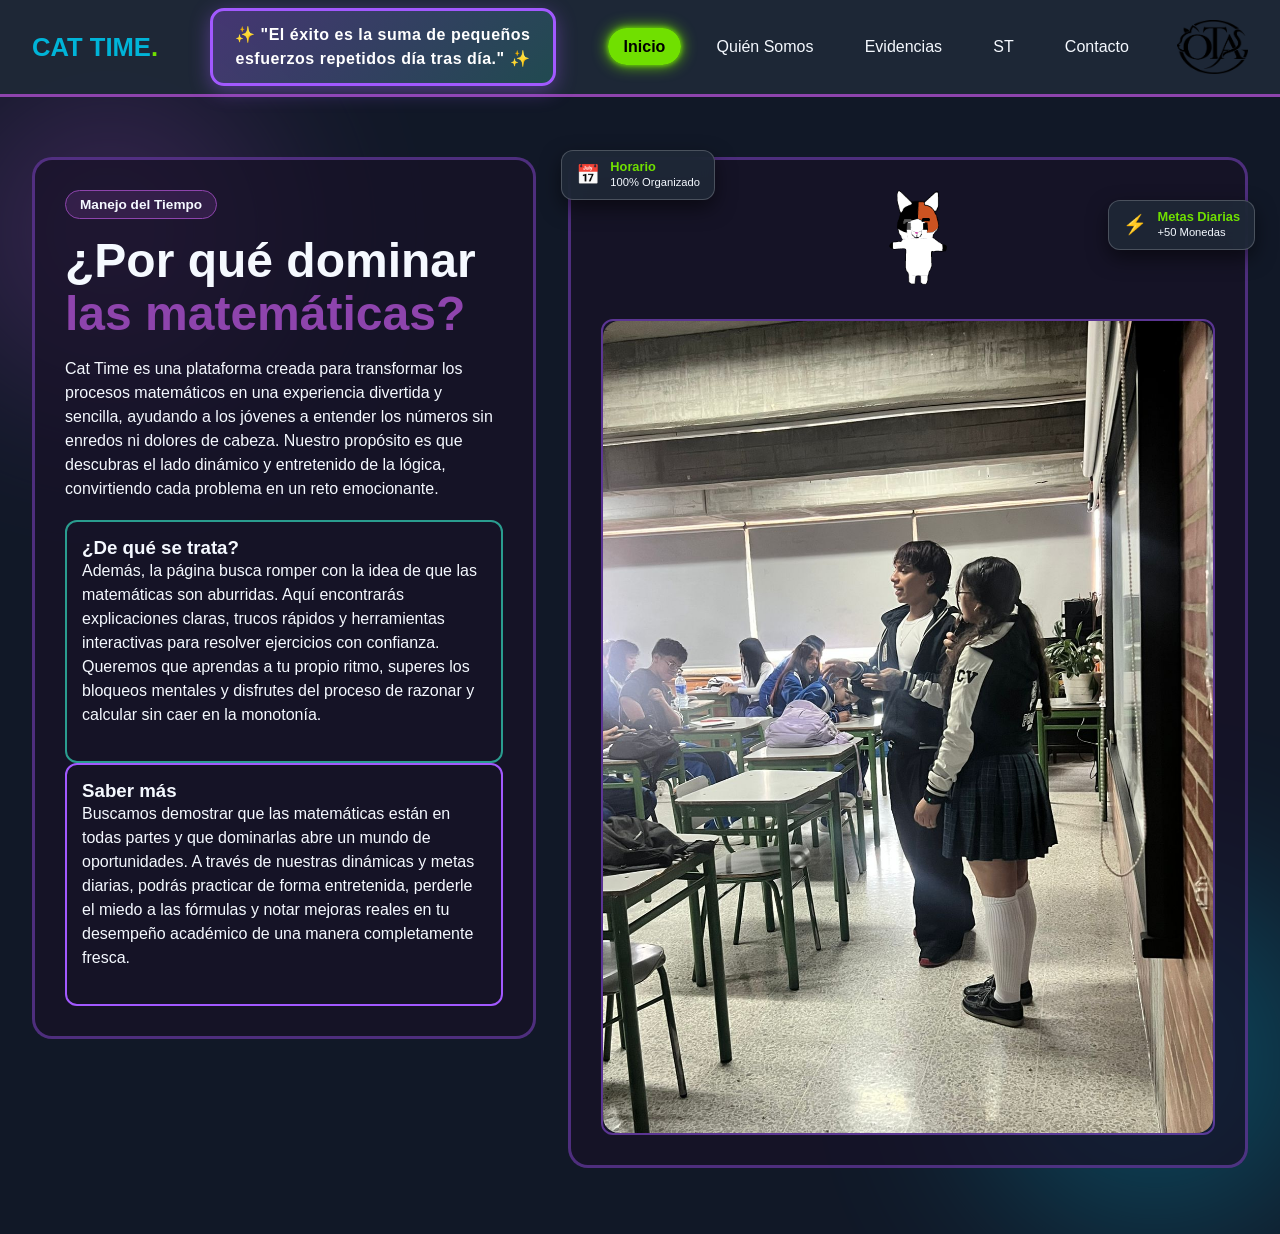
<file: index.html>
<!DOCTYPE html>
<html lang="es">

<head>
    <meta charset="UTF-8">
    <meta name="viewport" content="width=device-width, initial-scale=1.0">
    <title>Inicio - Plataforma - Cat Time</title>
    <link rel="stylesheet" href="inicio.css">
</head>

<body>
    <header>
        <nav class="pagina"
            style="display: flex; align-items: center; justify-content: space-between; flex-wrap: wrap;">

            <div class="marca">CAT TIME<span>.</span></div>

            <!-- BANNER MOTIVADOR -->
            <div
                style="flex: 1; max-width: 550px; margin: 0 20px; padding: 12px 20px; background: linear-gradient(135deg, rgba(162, 89, 255, 0.3), rgba(42, 157, 143, 0.3)); border: 3px solid #a259ff; border-radius: 14px; text-align: center; box-shadow: 0 5px 20px rgba(162, 89, 255, 0.4); min-height: 50px; display: flex; align-items: center; justify-content: center;">
                <p id="fraseMotivadora"
                    style="color: #fff; font-size: 1rem; font-weight: bold; margin: 0; letter-spacing: 0.5px; transition: opacity 0.5s ease-in-out;">
                    ✨ "El éxito es la suma de pequeños esfuerzos repetidos día tras día." ✨
                </p>
            </div>

            <ul class="menu-lineal">
                <li><a href="index.html" class="active">Inicio</a></li>
                <li><a href="quiensomos.html">Quién Somos</a></li>
                <li><a href="evidencias.html">Evidencias</a></li>
                <li><a href="st.html">ST</a></li>
                <li><a href="contacto.html">Contacto</a></li>
            </ul>

            <div class="logo-derecha">
                <img src="Sin título-1.png" alt="Logotipo de la empresa" width="200" height="100" loading="lazy">
            </div>
        </nav>
    </header>

    <main>
        <div class="decoracion-fondo">
            <div class="circulo-brillo brillo-1"></div>
            <div class="circulo-brillo brillo-2"></div>
        </div>

        <div class="contenedor-pagina" style="margin-top: 20px;">
            <div class="columna-texto"
                style="border: 3px solid rgba(162, 89, 255, 0.4); padding: 30px; border-radius: 20px; background: rgba(23, 18, 39, 0.7);">
                <span class="badge-tag">Manejo del Tiempo</span>
                <h1>¿Por qué dominar <span>las matemáticas?</span></h1>
                <p>Cat Time es una plataforma creada para transformar los procesos matemáticos en una experiencia
                    divertida y sencilla, ayudando a los jóvenes a entender los números sin enredos ni dolores de
                    cabeza. Nuestro propósito es que descubras el lado dinámico y entretenido de la lógica, convirtiendo
                    cada problema en un reto emocionante.</p>

                <div class="contenedor-tarjetas-inicio">
                    <div class="tarjeta-info tarjeta-verde"
                        style="border: 2px solid #2a9d8f; border-radius: 12px; padding: 15px;">
                        <h3>¿De qué se trata?</h3>
                        <p>Además, la página busca romper con la idea de que las matemáticas son aburridas. Aquí
                            encontrarás explicaciones claras, trucos rápidos y herramientas interactivas para resolver
                            ejercicios con confianza. Queremos que aprendas a tu propio ritmo, superes los bloqueos
                            mentales y disfrutes del proceso de razonar y calcular sin caer en la monotonía.
                        </p>
                    </div>

                    <div class="tarjeta-info tarjeta-borde"
                        style="border: 2px solid #a259ff; border-radius: 12px; padding: 15px;">
                        <h3>Saber más</h3>
                        <p>Buscamos demostrar que las matemáticas están en todas partes y que dominarlas abre un mundo
                            de oportunidades. A través de nuestras dinámicas y metas diarias, podrás practicar de forma
                            entretenida, perderle el miedo a las fórmulas y notar mejoras reales en tu desempeño
                            académico de una manera completamente fresca.</p>
                    </div>
                </div>
            </div>

            <div class="columna-imagen"
                style="border: 3px solid rgba(162, 89, 255, 0.4); padding: 30px; border-radius: 20px; background: rgba(23, 18, 39, 0.7); display: flex; flex-direction: column; align-items: center; justify-content: center;">
                <div class="tarjeta-flotante tf-1">
                    <span class="icono">📅</span>
                    <div>
                        <strong>Horario</strong>
                        <p>100% Organizado</p>
                    </div>
                </div>

                <div class="tarjeta-flotante tf-2">
                    <span class="icono">⚡</span>
                    <div>
                        <strong>Metas Diarias</strong>
                        <p>+50 Monedas</p>
                    </div>
                </div>

                <img src="AM.png" alt="Modelo 3D del gato" class="img-gato">

                <div class="contenedor-nueva-imagen"
                    style="border: 2px solid rgba(162, 89, 255, 0.5); border-radius: 12px; overflow: hidden; margin-top: 15px;">
                    <img src="imagen de inicio.jpeg" alt="Inicio" style="display: block; width: 100%;">
                </div>
            </div>
        </div>
    </main>

    <script>
        const frases = [
            "✨ \"El éxito es la suma de pequeños esfuerzos repetidos día tras día.\" ✨",
            "🚀 \"Las matemáticas no son números, ecuaciones o fórmulas; es sobre entender.\" 🚀",
            "💡 \"Organiza tu tiempo hoy para construir el futuro que deseas mañana.\" 💡",
            "⭐ \"El único límite a nuestros logros de mañana son nuestras dudas de hoy.\" ⭐",
            "🎯 \"Cada problema matemático resuelto es una victoria para tu mente.\" 🎯",
            "🔥 \"La constancia y el esfuerzo vencen al talento cuando el talento no se esfuerza.\" 🔥",
            "🧠 \"Nunca consideres el estudio como una obligación, sino como una oportunidad.\" 🧠",
            "💪 \"Un pequeño avance cada día suma grandes resultados al final.\" 💪",
            "🌟 \"El talento te abre puertas, pero tu disciplina te mantiene en la cima.\" 🌟",
            "🎮 \"Haz que aprender sea tan divertido como jugar en tu mundo favorito.\" 🎮"
        ];

        let indiceActual = 0;
        const elementoFrase = document.getElementById("fraseMotivadora");

        function cambiarFrase() {
            elementoFrase.style.opacity = 0;
            setTimeout(() => {
                indiceActual = (indiceActual + 1) % frases.length;
                elementoFrase.textContent = frases[indiceActual];
                elementoFrase.style.opacity = 1;
            }, 500);
        }

        setInterval(cambiarFrase, 5000);
    </script>
</body>

</html>
</file>
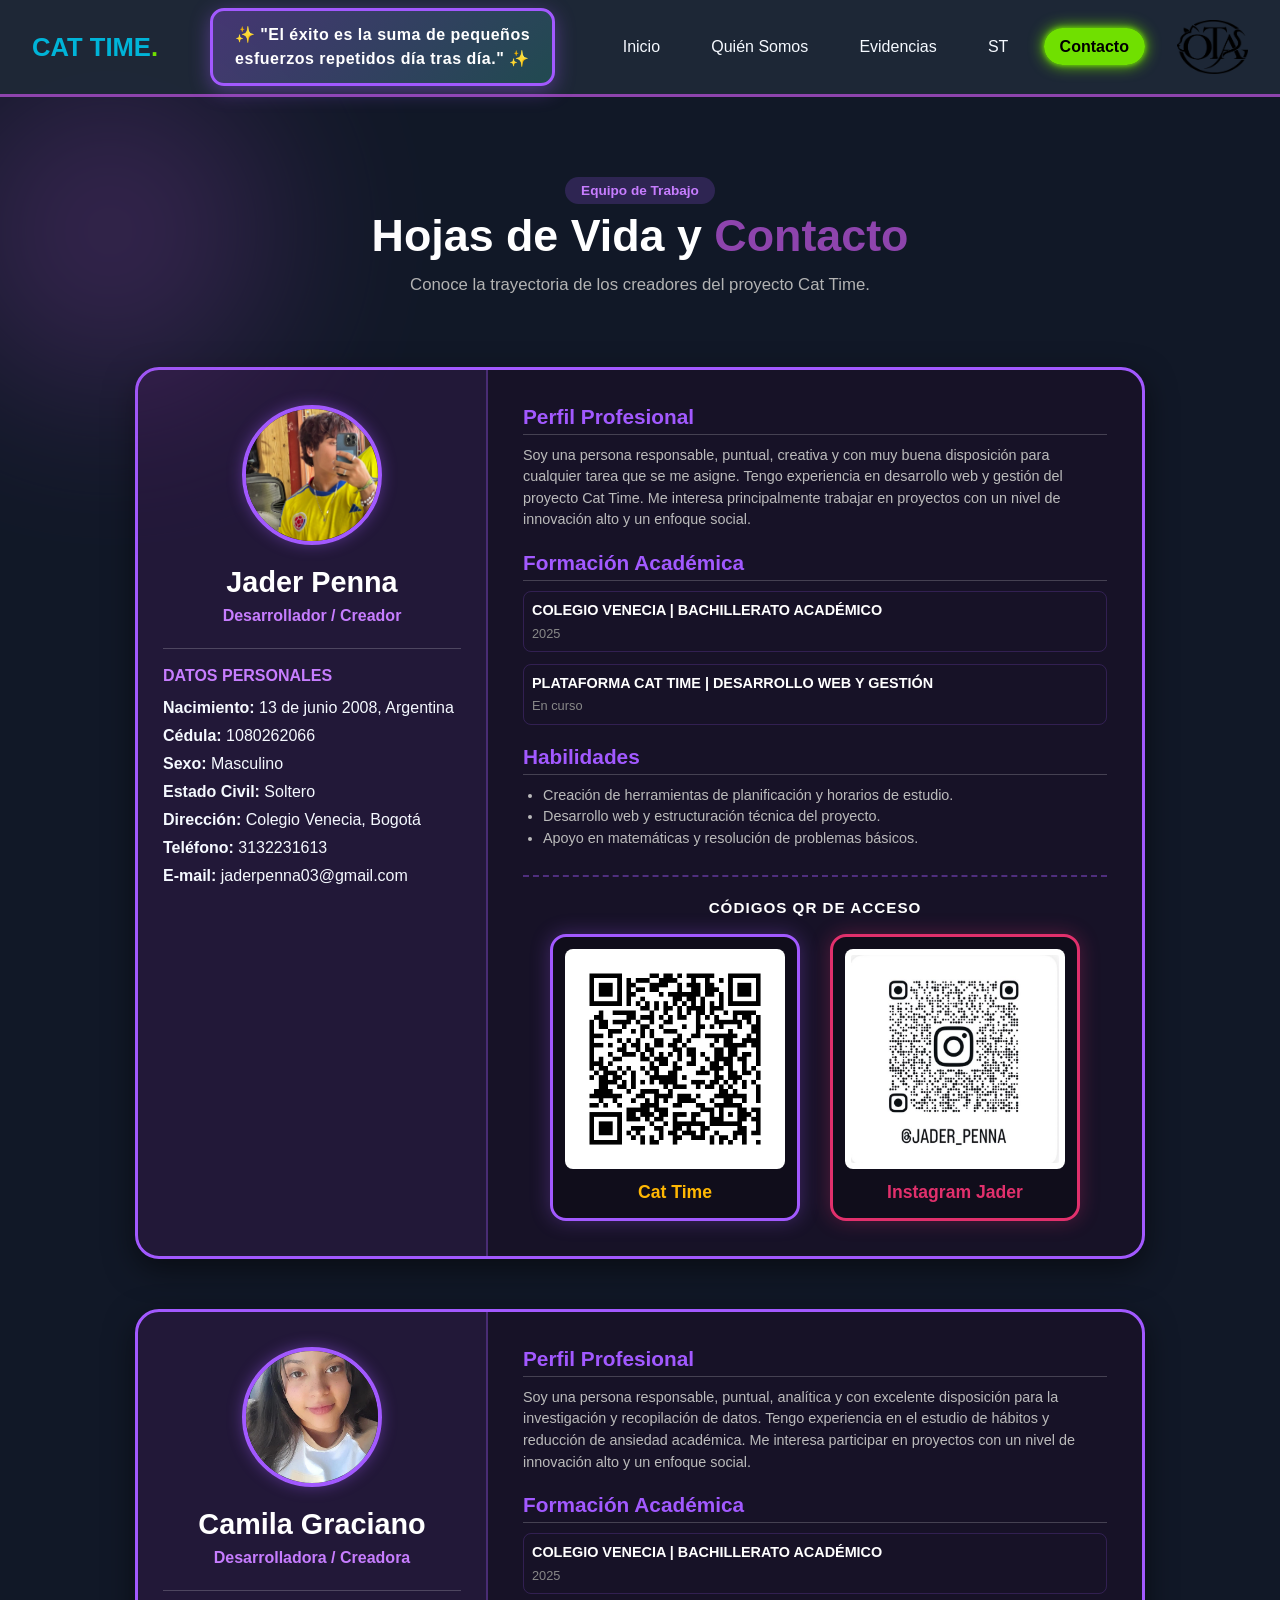
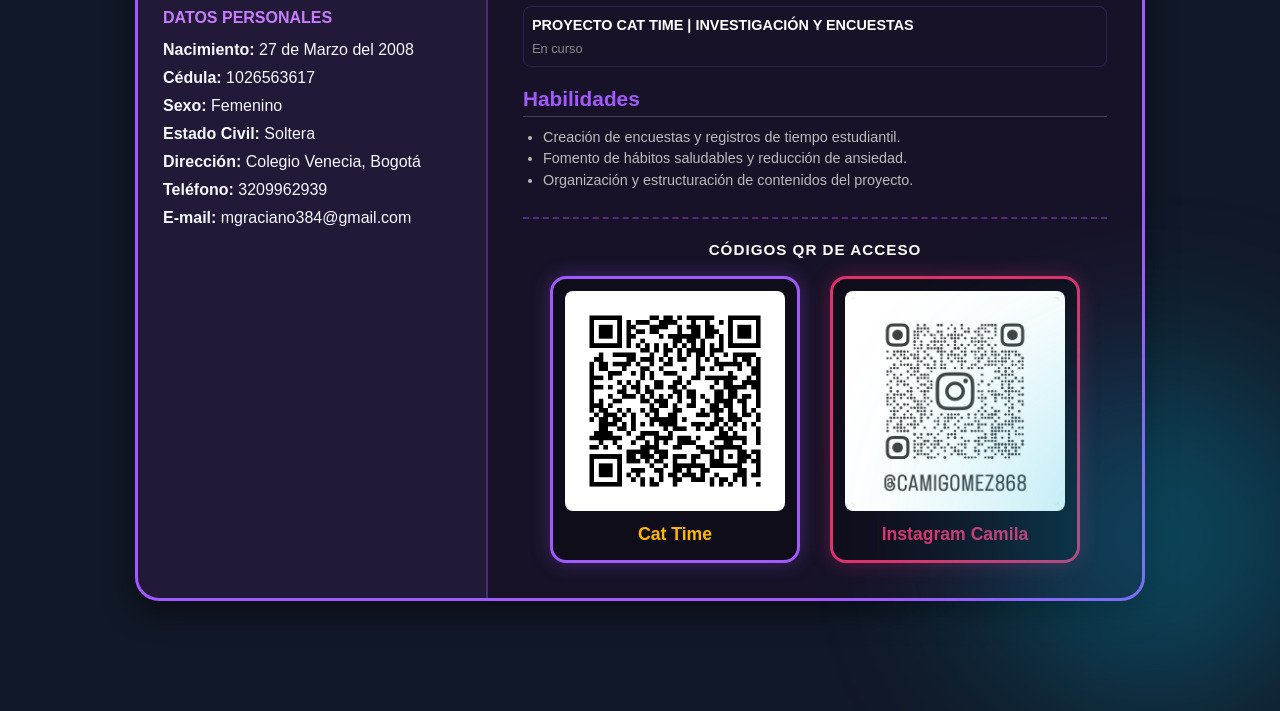
<file: contacto.html>
<!DOCTYPE html>
<html lang="es">

<head>
    <meta charset="UTF-8">
    <meta name="viewport" content="width=device-width, initial-scale=1.0">
    <title>Contacto - Plataforma - Cat Time</title>
    <link rel="stylesheet" href="inicio.css">
    <style>
        /* Estilos específicos responsivos para las Hojas de Vida en Contacto */
        .tarjeta-hoja-vida {
            background: #171227;
            border: 3px solid #a259ff;
            border-radius: 24px;
            display: flex;
            overflow: hidden;
            box-shadow: 0 10px 30px rgba(0, 0, 0, 0.5);
        }

        .columna-hoja-izq {
            width: 350px;
            background: rgba(162, 89, 255, 0.08);
            padding: 35px 25px;
            border-right: 2px solid rgba(162, 89, 255, 0.3);
            display: flex;
            flex-direction: column;
            align-items: center;
            text-align: center;
        }

        @media (max-width: 768px) {
            .tarjeta-hoja-vida {
                flex-direction: column !important;
            }

            .columna-hoja-izq {
                width: 100% !important;
                border-right: none !important;
                border-bottom: 2px solid rgba(162, 89, 255, 0.3);
            }
        }
    </style>
</head>

<body>
    <header>
        <nav class="pagina"
            style="display: flex; align-items: center; justify-content: space-between; flex-wrap: wrap;">

            <div class="marca">CAT TIME<span>.</span></div>

            <!-- BANNER MOTIVADOR SUPERIOR -->
            <div
                style="flex: 1; max-width: 550px; margin: 0 20px; padding: 12px 20px; background: linear-gradient(135deg, rgba(162, 89, 255, 0.3), rgba(42, 157, 143, 0.3)); border: 3px solid #a259ff; border-radius: 14px; text-align: center; box-shadow: 0 5px 20px rgba(162, 89, 255, 0.4); min-height: 50px; display: flex; align-items: center; justify-content: center;">
                <p id="fraseMotivadora"
                    style="color: #fff; font-size: 1rem; font-weight: bold; margin: 0; letter-spacing: 0.5px; transition: opacity 0.5s ease-in-out;">
                    ✨ "El éxito es la suma de pequeños esfuerzos repetidos día tras día." ✨
                </p>
            </div>

            <ul class="menu-lineal">
                <li><a href="index.html">Inicio</a></li>
                <li><a href="quiensomos.html">Quién Somos</a></li>
                <li><a href="evidencias.html">Evidencias</a></li>
                <li><a href="st.html">ST</a></li>
                <li><a href="contacto.html" class="active">Contacto</a></li>
            </ul>

            <div class="logo-derecha">
                <img src="Sin título-1.png" alt="Logotipo de la empresa" width="200" height="100" loading="lazy">
            </div>
        </nav>
    </header>

    <main>
        <div class="decoracion-fondo">
            <div class="circulo-brillo brillo-1"></div>
            <div class="circulo-brillo brillo-2"></div>
        </div>

        <div style="max-width: 1050px; margin: 30px auto 40px auto; padding: 20px;">

            <!-- TÍTULO LIMPIO SIN MARCO -->
            <div style="margin-bottom: 40px; text-align: center; padding: 10px;">
                <span
                    style="background: rgba(162, 89, 255, 0.2); color: #c77dff; padding: 6px 16px; border-radius: 20px; font-size: 0.85rem; font-weight: bold;">Equipo
                    de Trabajo</span>
                <h1 style="font-size: 2.8rem; margin: 12px 0; color: #fff;">Hojas de Vida y <span>Contacto</span></h1>
                <p style="color: #b3b3b3; font-size: 1.05rem;">Conoce la trayectoria de los creadores del proyecto Cat
                    Time.</p>
            </div>

            <!-- CONTENEDOR GENERAL DE LAS HOJAS DE VIDA -->
            <div style="display: flex; flex-direction: column; gap: 50px;">

                <!-- HOJA DE VIDA 1: JADER PENNA -->
                <div class="tarjeta-hoja-vida">
                    <div class="columna-hoja-izq">
                        <img src="yo.jpeg" alt="Jader Penna"
                            style="width: 140px; height: 140px; border-radius: 50%; object-fit: cover; border: 4px solid #a259ff; margin-bottom: 20px; box-shadow: 0 0 15px rgba(162,89,255,0.4);">
                        <h2 style="color: #fff; font-size: 1.8rem; margin: 0 0 5px 0; line-height: 1.2;">Jader Penna
                        </h2>
                        <p style="color: #c77dff; font-weight: bold; font-size: 1rem; margin-bottom: 20px;">
                            Desarrollador / Creador</p>

                        <div
                            style="width: 100%; text-align: left; font-size: 0.82rem; color: #ddd; border-top: 1px solid rgba(255,255,255,0.2); padding-top: 15px;">
                            <p
                                style="text-transform: uppercase; font-weight: bold; color: #c77dff; margin-bottom: 8px;">
                                Datos Personales</p>
                            <p style="margin: 4px 0;"><strong>Nacimiento:</strong> 13 de junio 2008, Argentina</p>
                            <p style="margin: 4px 0;"><strong>Cédula:</strong> 1080262066</p>
                            <p style="margin: 4px 0;"><strong>Sexo:</strong> Masculino</p>
                            <p style="margin: 4px 0;"><strong>Estado Civil:</strong> Soltero</p>
                            <p style="margin: 4px 0;"><strong>Dirección:</strong> Colegio Venecia, Bogotá</p>
                            <p style="margin: 4px 0;"><strong>Teléfono:</strong> 3132231613</p>
                            <p style="margin: 4px 0;"><strong>E-mail:</strong> jaderpenna03@gmail.com</p>
                        </div>
                    </div>

                    <div
                        style="flex: 1; padding: 35px; display: flex; flex-direction: column; justify-content: space-between;">
                        <div>
                            <h3
                                style="color: #a259ff; font-size: 1.3rem; margin-top: 0; margin-bottom: 10px; border-bottom: 1px solid rgba(255,255,255,0.2); padding-bottom: 5px;">
                                Perfil Profesional</h3>
                            <p style="color: #bbb; font-size: 0.9rem; line-height: 1.5; margin-bottom: 20px;">
                                Soy una persona responsable, puntual, creativa y con muy buena disposición para
                                cualquier tarea que se me asigne. Tengo experiencia en desarrollo web y gestión del
                                proyecto Cat Time. Me interesa principalmente trabajar en proyectos con un nivel de
                                innovación alto y un enfoque social.
                            </p>

                            <h3
                                style="color: #a259ff; font-size: 1.3rem; margin-top: 20px; margin-bottom: 10px; border-bottom: 1px solid rgba(255,255,255,0.2); padding-bottom: 5px;">
                                Formación Académica</h3>
                            <div
                                style="margin-bottom: 12px; border: 1px solid rgba(162, 89, 255, 0.2); padding: 8px; border-radius: 8px;">
                                <p style="color: #fff; font-weight: bold; margin: 0; font-size: 0.9rem;">COLEGIO VENECIA
                                    | BACHILLERATO ACADÉMICO</p>
                                <p style="color: #888; font-size: 0.8rem; margin: 2px 0 0 0;">2025</p>
                            </div>
                            <div
                                style="margin-bottom: 20px; border: 1px solid rgba(162, 89, 255, 0.2); padding: 8px; border-radius: 8px;">
                                <p style="color: #fff; font-weight: bold; margin: 0; font-size: 0.9rem;">PLATAFORMA CAT
                                    TIME | DESARROLLO WEB Y GESTIÓN</p>
                                <p style="color: #888; font-size: 0.8rem; margin: 2px 0 0 0;">En curso</p>
                            </div>

                            <h3
                                style="color: #a259ff; font-size: 1.3rem; margin-top: 20px; margin-bottom: 10px; border-bottom: 1px solid rgba(255,255,255,0.2); padding-bottom: 5px;">
                                Habilidades</h3>
                            <ul
                                style="color: #bbb; font-size: 0.9rem; margin: 0; padding-left: 20px; line-height: 1.5;">
                                <li>Creación de herramientas de planificación y horarios de estudio.</li>
                                <li>Desarrollo web y estructuración técnica del proyecto.</li>
                                <li>Apoyo en matemáticas y resolución de problemas básicos.</li>
                            </ul>
                        </div>

                        <!-- CÓDIGOS QR EXTRA GRANDES (220px) -->
                        <div
                            style="margin-top: 25px; border-top: 2px dashed rgba(162, 89, 255, 0.4); padding-top: 20px; text-align: center;">
                            <p
                                style="color: #fff; font-size: 0.95rem; font-weight: bold; text-transform: uppercase; margin: 0 0 15px 0; letter-spacing: 1px;">
                                Códigos QR de Acceso</p>

                            <div
                                style="display: flex; gap: 30px; justify-content: center; align-items: center; flex-wrap: wrap;">
                                <div
                                    style="text-align: center; border: 3px solid #a259ff; padding: 12px; border-radius: 16px; background: rgba(0,0,0,0.3); box-shadow: 0 0 20px rgba(162,89,255,0.3);">
                                    <img src="cat time.jpeg" alt="Cat Time"
                                        style="width: 220px; height: 220px; background: #fff; border-radius: 8px; padding: 6px; display: block;">
                                    <p
                                        style="color: #ffb703; font-size: 1.1rem; font-weight: bold; margin: 10px 0 0 0;">
                                        Cat Time</p>
                                </div>
                                <div
                                    style="text-align: center; border: 3px solid #e1306c; padding: 12px; border-radius: 16px; background: rgba(0,0,0,0.3); box-shadow: 0 0 20px rgba(225,48,108,0.3);">
                                    <img src="ig mio.jpeg" alt="Instagram"
                                        style="width: 220px; height: 220px; background: #fff; border-radius: 8px; padding: 6px; display: block;">
                                    <p
                                        style="color: #e1306c; font-size: 1.1rem; font-weight: bold; margin: 10px 0 0 0;">
                                        Instagram Jader</p>
                                </div>
                            </div>
                        </div>
                    </div>
                </div>

                <!-- HOJA DE VIDA 2: CAMILA GRACIANO -->
                <div class="tarjeta-hoja-vida">
                    <div class="columna-hoja-izq">
                        <img src="camila.jpeg" alt="Camila Graciano"
                            style="width: 140px; height: 140px; border-radius: 50%; object-fit: cover; border: 4px solid #a259ff; margin-bottom: 20px; box-shadow: 0 0 15px rgba(162,89,255,0.4);">
                        <h2 style="color: #fff; font-size: 1.8rem; margin: 0 0 5px 0; line-height: 1.2;">Camila Graciano
                        </h2>
                        <p style="color: #c77dff; font-weight: bold; font-size: 1rem; margin-bottom: 20px;">
                            Desarrolladora / Creadora</p>

                        <div
                            style="width: 100%; text-align: left; font-size: 0.82rem; color: #ddd; border-top: 1px solid rgba(255,255,255,0.2); padding-top: 15px;">
                            <p
                                style="text-transform: uppercase; font-weight: bold; color: #c77dff; margin-bottom: 8px;">
                                Datos Personales</p>
                            <p style="margin: 4px 0;"><strong>Nacimiento:</strong> 27 de Marzo del 2008</p>
                            <p style="margin: 4px 0;"><strong>Cédula:</strong> 1026563617</p>
                            <p style="margin: 4px 0;"><strong>Sexo:</strong> Femenino</p>
                            <p style="margin: 4px 0;"><strong>Estado Civil:</strong> Soltera</p>
                            <p style="margin: 4px 0;"><strong>Dirección:</strong> Colegio Venecia, Bogotá</p>
                            <p style="margin: 4px 0;"><strong>Teléfono:</strong> 3209962939</p>
                            <p style="margin: 4px 0;"><strong>E-mail:</strong> mgraciano384@gmail.com</p>
                        </div>
                    </div>

                    <div
                        style="flex: 1; padding: 35px; display: flex; flex-direction: column; justify-content: space-between;">
                        <div>
                            <h3
                                style="color: #a259ff; font-size: 1.3rem; margin-top: 0; margin-bottom: 10px; border-bottom: 1px solid rgba(255,255,255,0.2); padding-bottom: 5px;">
                                Perfil Profesional</h3>
                            <p style="color: #bbb; font-size: 0.9rem; line-height: 1.5; margin-bottom: 20px;">
                                Soy una persona responsable, puntual, analítica y con excelente disposición para la
                                investigación y recopilación de datos. Tengo experiencia en el estudio de hábitos y
                                reducción de ansiedad académica. Me interesa participar en proyectos con un nivel de
                                innovación alto y un enfoque social.
                            </p>

                            <h3
                                style="color: #a259ff; font-size: 1.3rem; margin-top: 20px; margin-bottom: 10px; border-bottom: 1px solid rgba(255,255,255,0.2); padding-bottom: 5px;">
                                Formación Académica</h3>
                            <div
                                style="margin-bottom: 12px; border: 1px solid rgba(162, 89, 255, 0.2); padding: 8px; border-radius: 8px;">
                                <p style="color: #fff; font-weight: bold; margin: 0; font-size: 0.9rem;">COLEGIO VENECIA
                                    | BACHILLERATO ACADÉMICO</p>
                                <p style="color: #888; font-size: 0.8rem; margin: 2px 0 0 0;">2025</p>
                            </div>
                            <div
                                style="margin-bottom: 20px; border: 1px solid rgba(162, 89, 255, 0.2); padding: 8px; border-radius: 8px;">
                                <p style="color: #fff; font-weight: bold; margin: 0; font-size: 0.9rem;">PROYECTO CAT
                                    TIME | INVESTIGACIÓN Y ENCUESTAS</p>
                                <p style="color: #888; font-size: 0.8rem; margin: 2px 0 0 0;">En curso</p>
                            </div>

                            <h3
                                style="color: #a259ff; font-size: 1.3rem; margin-top: 20px; margin-bottom: 10px; border-bottom: 1px solid rgba(255,255,255,0.2); padding-bottom: 5px;">
                                Habilidades</h3>
                            <ul
                                style="color: #bbb; font-size: 0.9rem; margin: 0; padding-left: 20px; line-height: 1.5;">
                                <li>Creación de encuestas y registros de tiempo estudiantil.</li>
                                <li>Fomento de hábitos saludables y reducción de ansiedad.</li>
                                <li>Organización y estructuración de contenidos del proyecto.</li>
                            </ul>
                        </div>

                        <!-- CÓDIGOS QR EXTRA GRANDES (220px) -->
                        <div
                            style="margin-top: 25px; border-top: 2px dashed rgba(162, 89, 255, 0.4); padding-top: 20px; text-align: center;">
                            <p
                                style="color: #fff; font-size: 0.95rem; font-weight: bold; text-transform: uppercase; margin: 0 0 15px 0; letter-spacing: 1px;">
                                Códigos QR de Acceso</p>

                            <div
                                style="display: flex; gap: 30px; justify-content: center; align-items: center; flex-wrap: wrap;">
                                <div
                                    style="text-align: center; border: 3px solid #a259ff; padding: 12px; border-radius: 16px; background: rgba(0,0,0,0.3); box-shadow: 0 0 20px rgba(162,89,255,0.3);">
                                    <img src="cat time.jpeg" alt="Cat Time"
                                        style="width: 220px; height: 220px; background: #fff; border-radius: 8px; padding: 6px; display: block;">
                                    <p
                                        style="color: #ffb703; font-size: 1.1rem; font-weight: bold; margin: 10px 0 0 0;">
                                        Cat Time</p>
                                </div>
                                <div
                                    style="text-align: center; border: 3px solid #e1306c; padding: 12px; border-radius: 16px; background: rgba(0,0,0,0.3); box-shadow: 0 0 20px rgba(225,48,108,0.3);">
                                    <img src="ig ella.jpeg" alt="Instagram"
                                        style="width: 220px; height: 220px; background: #fff; border-radius: 8px; padding: 6px; display: block;">
                                    <p
                                        style="color: #e1306c; font-size: 1.1rem; font-weight: bold; margin: 10px 0 0 0;">
                                        Instagram Camila</p>
                                </div>
                            </div>
                        </div>
                    </div>
                </div>

            </div>
        </div>
    </main>

    <script>
        const frases = [
            "✨ \"El éxito es la suma de pequeños esfuerzos repetidos día tras día.\" ✨",
            "🚀 \"Las matemáticas no son números, ecuaciones o fórmulas; es sobre entender.\" 🚀",
            "💡 \"Organiza tu tiempo hoy para construir el futuro que deseas mañana.\" 💡",
            "⭐ \"El único límite a nuestros logros de mañana son nuestras dudas de hoy.\" ⭐",
            "🎯 \"Cada problema matemático resuelto es una victoria para tu mente.\" 🎯",
            "🔥 \"La constancia y el esfuerzo vencen al talento cuando el talento no se esfuerza.\" 🔥",
            "🧠 \"Nunca consideres el estudio como una obligación, sino como una oportunidad.\" 🧠",
            "💪 \"Un pequeño avance cada día suma grandes resultados al final.\" 💪",
            "🌟 \"El talento te abre puertas, pero tu disciplina te mantiene en la cima.\" 🌟",
            "🎮 \"Haz que aprender sea tan divertido como jugar en tu mundo favorito.\" 🎮"
        ];

        let indiceActual = 0;
        const elementoFrase = document.getElementById("fraseMotivadora");

        function cambiarFrase() {
            elementoFrase.style.opacity = 0;
            setTimeout(() => {
                indiceActual = (indiceActual + 1) % frases.length;
                elementoFrase.textContent = frases[indiceActual];
                elementoFrase.style.opacity = 1;
            }, 500);
        }

        setInterval(cambiarFrase, 5000);
    </script>
</body>

</html>
</file>
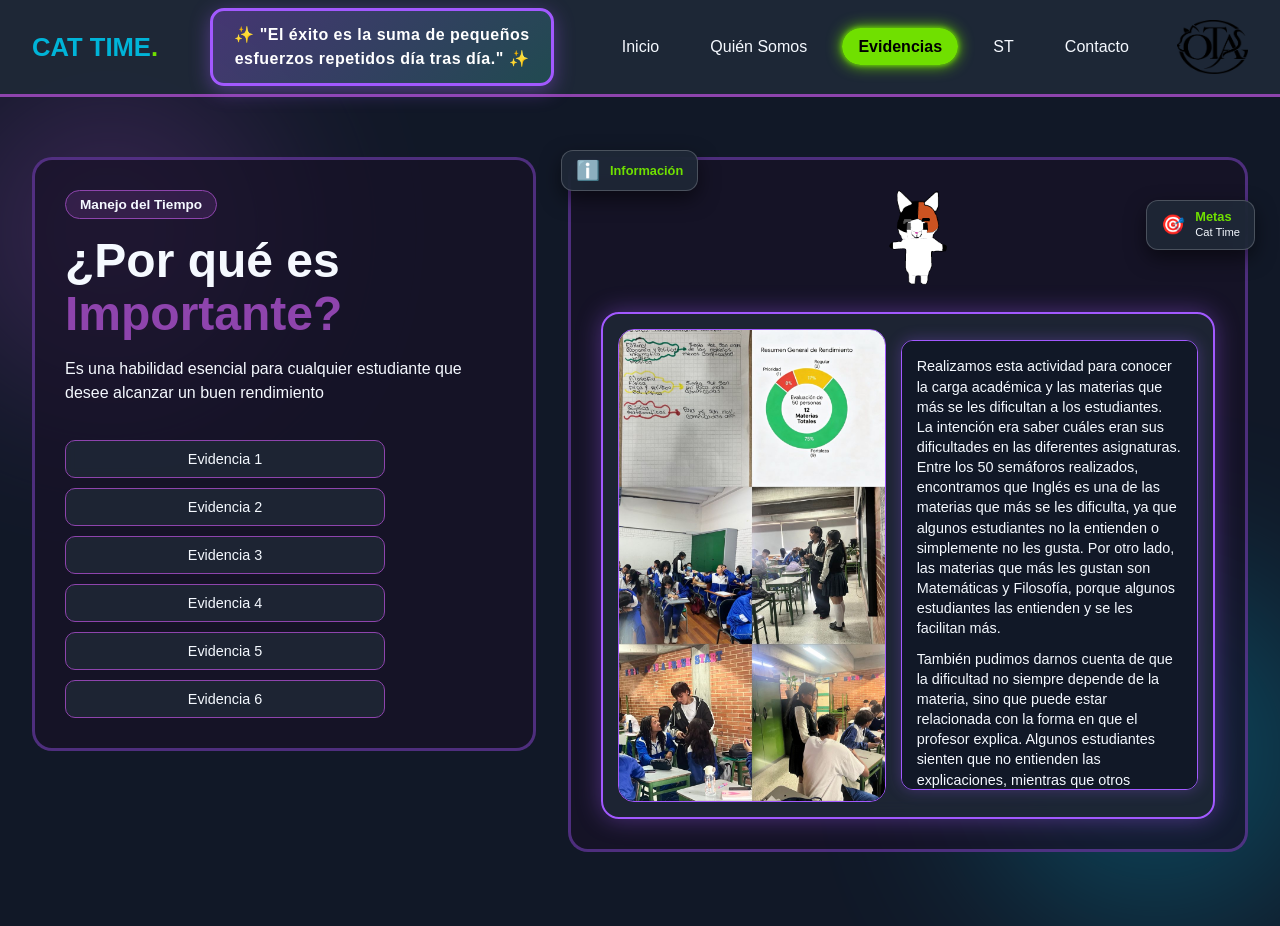
<file: evidencias.html>
<!DOCTYPE html>
<html lang="es">

<head>
    <meta charset="UTF-8">
    <meta name="viewport" content="width=device-width, initial-scale=1.0">
    <title>Evidencias - Plataforma - Cat Time</title>
    <link rel="stylesheet" href="inicio.css">
    <style>
        /* Estilos específicos corregidos para Evidencias */
        .visor-imagenes {
            margin-top: 0.5rem;
            display: flex;
            justify-content: center;
            align-items: stretch;
            width: 100%;
            max-width: 100%;
            background: rgba(31, 41, 55, 0.85);
            border: 2px solid #a259ff;
            border-radius: 18px;
            padding: 15px;
            box-shadow: 0 0 25px rgba(162, 89, 255, 0.4);
            backdrop-filter: blur(10px);
            z-index: 2;
            box-sizing: border-box;
            overflow: hidden;
        }

        .item-evidencia {
            display: flex;
            flex-direction: row;
            align-items: center;
            justify-content: center;
            gap: 15px;
            width: 100%;
            box-sizing: border-box;
        }

        /* Estilo especial para la Evidencia 3 (Video) para aprovechar mucho mejor el espacio */
        .item-evidencia.vertical {
            flex-direction: column !important;
            align-items: center !important;
        }

        .item-evidencia.vertical video {
            width: 100% !important;
            max-width: 500px !important;
            max-height: 480px !important;
            height: auto !important;
        }

        .item-evidencia.vertical .cuadro-texto-evidencia {
            width: 100% !important;
            max-width: 100% !important;
            max-height: 200px !important;
        }

        .item-evidencia img,
        .item-evidencia video {
            display: block !important;
            flex: 1;
            min-width: 0;
            width: 50%;
            max-width: 50%;
            max-height: 450px;
            height: auto;
            border-radius: 12px;
            object-fit: contain;
            border: 1px solid #a259ff;
            background: #000;
        }

        .cuadro-texto-evidencia {
            flex: 1;
            min-width: 0;
            width: 50%;
            background: rgba(17, 24, 39, 0.95);
            border: 1px solid #a259ff;
            border-radius: 12px;
            padding: 15px;
            text-align: left;
            box-shadow: 0 0 15px rgba(162, 89, 255, 0.3);
            max-height: 450px;
            overflow-y: auto;
            box-sizing: border-box;
        }

        .cuadro-texto-evidencia p {
            font-size: 0.9rem !important;
            line-height: 1.4 !important;
            color: #f5f9ff !important;
            margin-bottom: 10px !important;
        }

        @media (max-width: 768px) {
            .item-evidencia {
                flex-direction: column !important;
            }

            .item-evidencia img,
            .item-evidencia video,
            .cuadro-texto-evidencia {
                width: 100% !important;
                max-width: 100% !important;
            }
        }
    </style>
</head>

<body>
    <header>
        <nav class="pagina"
            style="display: flex; align-items: center; justify-content: space-between; flex-wrap: wrap;">

            <div class="marca">CAT TIME<span>.</span></div>

            <!-- BANNER MOTIVADOR -->
            <div
                style="flex: 1; max-width: 550px; margin: 0 20px; padding: 12px 20px; background: linear-gradient(135deg, rgba(162, 89, 255, 0.3), rgba(42, 157, 143, 0.3)); border: 3px solid #a259ff; border-radius: 14px; text-align: center; box-shadow: 0 5px 20px rgba(162, 89, 255, 0.4); min-height: 50px; display: flex; align-items: center; justify-content: center;">
                <p id="fraseMotivadora"
                    style="color: #fff; font-size: 1rem; font-weight: bold; margin: 0; letter-spacing: 0.5px; transition: opacity 0.5s ease-in-out;">
                    ✨ "El éxito es la suma de pequeños esfuerzos repetidos día tras día." ✨
                </p>
            </div>

            <ul class="menu-lineal">
                <li><a href="index.html">Inicio</a></li>
                <li><a href="quiensomos.html">Quién Somos</a></li>
                <li><a href="evidencias.html" class="active">Evidencias</a></li>
                <li><a href="st.html">ST</a></li>
                <li><a href="contacto.html">Contacto</a></li>
            </ul>

            <div class="logo-derecha">
                <img src="Sin título-1.png" alt="Logotipo de la empresa" width="200" height="100" loading="lazy">
            </div>
        </nav>
    </header>

    <main>
        <div class="decoracion-fondo">
            <div class="circulo-brillo brillo-1"></div>
            <div class="circulo-brillo brillo-2"></div>
        </div>

        <div class="contenedor-pagina" style="margin-top: 20px;">
            <div class="columna-texto"
                style="border: 3px solid rgba(162, 89, 255, 0.4); padding: 30px; border-radius: 20px; background: rgba(23, 18, 39, 0.7);">
                <span class="badge-tag">Manejo del Tiempo</span>
                <h1>¿Por qué es <span>Importante?</span></h1>
                <p>Es una habilidad esencial para cualquier estudiante que desee alcanzar un buen rendimiento
                </p>

                <div class="botones-imagenes-vertical">
                    <button type="button" onclick="mostrarImagen(1)">Evidencia 1</button>
                    <button type="button" onclick="mostrarImagen(2)">Evidencia 2</button>
                    <button type="button" onclick="mostrarImagen(3)">Evidencia 3</button>
                    <button type="button" onclick="mostrarImagen(4)">Evidencia 4</button>
                    <button type="button" onclick="mostrarImagen(5)">Evidencia 5</button>
                    <button type="button" onclick="mostrarImagen(6)">Evidencia 6</button>
                </div>
            </div>

            <div class="columna-imagen"
                style="border: 3px solid rgba(162, 89, 255, 0.4); padding: 30px; border-radius: 20px; background: rgba(23, 18, 39, 0.7); display: flex; flex-direction: column; align-items: center; justify-content: center;">
                <div class="tarjeta-flotante tf-1">
                    <span class="icono">ℹ️</span>
                    <div>
                        <strong>Información</strong>
                    </div>
                </div>

                <div class="tarjeta-flotante tf-2">
                    <span class="icono">🎯</span>
                    <div>
                        <strong>Metas</strong>
                        <p>Cat Time</p>
                    </div>
                </div>

                <img src="AM.png" alt="Modelo 3D del gato" class="img-gato" loading="lazy">

                <div id="contenedor" class="visor-imagenes">
                    <div id="item1" class="item-evidencia" style="display:flex;">
                        <img src="evidencia 1.jpg" alt="Evidencia 1">
                        <div class="cuadro-texto-evidencia">
                            <p>Realizamos esta actividad para conocer la carga académica y las materias que más se les
                                dificultan a los estudiantes. La intención era saber cuáles eran sus dificultades en las
                                diferentes asignaturas. Entre los 50 semáforos realizados, encontramos que Inglés es una
                                de las materias que más se les dificulta, ya que algunos estudiantes no la entienden o
                                simplemente no les gusta. Por otro lado, las materias que más les gustan son Matemáticas
                                y Filosofía, porque algunos estudiantes las entienden y se les facilitan más.
                            </p>
                            <p>También pudimos darnos cuenta de que la dificultad no siempre depende de la materia, sino
                                que puede estar relacionada con la forma en que el profesor explica. Algunos estudiantes
                                sienten que no entienden las explicaciones, mientras que otros consideran que el
                                profesor explica de una manera que les facilita aprender.</p>
                        </div>
                    </div>
                    <div id="item2" class="item-evidencia" style="display:none;">
                        <img src="evidencia 2.jpg" alt="Evidencia 2">
                        <div class="cuadro-texto-evidencia">
                            <p>A partir de las 24 respuestas de la encuesta, pudimos identificar que los estudiantes
                                tienen algunas dificultades para organizar y manejar sus tareas. Aunque la mayoría
                                considera que las tareas afectan poco su tiempo libre, varios sienten estrés a veces y
                                reconocen que su rendimiento puede bajar cuando tienen muchas tareas.</p>
                            <p>También encontramos que algunos estudiantes utilizan listas o anotaciones para
                                organizarse y evitar olvidar sus trabajos. Además, una de las principales propuestas fue
                                distribuir las tareas durante la semana, para evitar que se acumulen en un mismo día.
                                Esto demuestra que mejorar la organización y la distribución de las actividades podría
                                ayudar.</p>
                        </div>
                    </div>
                    <div id="item3" class="item-evidencia vertical" style="display:none;">
                        <video controls src="evidencia 3.mp4"></video>
                        <div class="cuadro-texto-evidencia">
                            <p>Este instrumento fue desarrollado para comprender los hábitos de los estudiantes fuera
                                del entorno escolar. Los hallazgos revelan que un alto porcentaje de jóvenes malgasta su
                                tiempo libre en el uso improductivo del teléfono móvil. Asimismo, manifiestan que la
                                falta de herramientas adecuadas les impide estructurar sus jornadas, señalando que
                                contar con una aplicación especializada les permitiría optimizar su organización
                                persona.</p>
                            <p>Para dar solución a esta problemática, se creó una aplicación con un enfoque lúdico y
                                gamificado. Esta plataforma permite a los estudiantes planificar su tiempo de manera
                                dinámica, aprovechar sus periodos de descanso y mantener un equilibrio saludable frente
                                a su carga académica.</p>
                        </div>
                    </div>
                    <div id="item4" class="item-evidencia" style="display:none;">
                        <img src="evidencia4.jpeg" alt="Evidencia 4">
                        <div class="cuadro-texto-evidencia">
                            <p>Realizamos esta actividad con la intención de conocer cómo los estudiantes distribuyen su
                                tiempo durante el día y qué cantidad de horas dedican a actividades que no están
                                relacionadas directamente con el colegio.</p>
                            <p>Buscamos comprender cómo organizan el tiempo que tienen disponible después de sus
                                actividades académicas y conocer qué otras actividades hacen durante el día.
                            </p>
                            <p>A partir de la información recopilada, encontramos que existen diferencias entre los
                                estudiantes, ya que algunos dedican aproximadamente 2,9 horas a estas actividades,
                                mientras que otros llegan a dedicar más de 5 horas.</p>
                            <p>También pudimos darnos cuenta de que cada estudiante tiene una forma diferente de
                                distribuir sus horas y que algunas actividades pueden ocupar una parte importante de su
                                día.</p>
                            <p>Esto nos permitió identificar que la dificultad para organizar el tiempo no depende
                                únicamente de las tareas, sino también de cómo los estudiantes distribuyen las
                                diferentes actividades de su vida diaria y buscan equilibrarlas con el estudio, el
                                descanso y su tiempo libre.</p>
                        </div>
                    </div>
                    <div id="item5" class="item-evidencia" style="display:none;">
                        <img src="evidencia 5.jpeg" alt="Evidencia 5">
                        <div class="cuadro-texto-evidencia">
                            <p>Explicación de la actividad: Realidad o mito<br>
                                La actividad se realizó con los estudiantes de grado décimo como parte del proyecto de
                                gestión y manejo del tiempo, con el propósito de reflexionar sobre los hábitos y las
                                creencias que pueden influir en la organización de las actividades académicas y
                                personales.</p>
                            <p>Durante la dinámica, se presentaron diferentes afirmaciones relacionadas con el manejo
                                del tiempo, la procrastinación, la organización de las tareas y los hábitos de estudio,
                                que los estudiantes debían clasificar como realidad o mito.</p>
                            <p>Para desarrollar la actividad, los estudiantes analizaron cada afirmación y escribieron
                                sus respuestas según lo que consideraban correcto. De esta manera, pudieron expresar sus
                                conocimientos, compartir sus opiniones y reflexionar sobre situaciones que se presentan
                                frecuentemente en su vida escolar, como dejar las tareas para última hora, pensar que
                                trabajar bajo presión es más efectivo o creer que no es necesario planificar las
                                actividades para cumplir con las responsabilidades académicas.</p>
                        </div>
                    </div>
                    <div id="item6" class="item-evidencia" style="display:none;">
                        <img src="evidencia 6.jpeg" alt="Evidencia 6">
                        <div class="cuadro-texto-evidencia">
                            <p>A través de este juego de matemáticas, pude comprender los conceptos y operaciones
                                básicas de una manera mucho más clara, dinámica y entretenida. La dinámica del juego
                                hizo que repasar los fundamentos matemáticos no fuera aburrido, sino un reto que me
                                motivó a practicar y a perderle el miedo a la materia. Siento que este enfoque práctico
                                me ayudó a reforzar las bases que necesitaba para resolver problemas con mayor rapidez y
                                confianza</p>
                        </div>
                    </div>
                </div>
            </div>
        </div>
    </main>

    <script>
        function mostrarImagen(num) {
            for (let i = 1; i <= 6; i++) {
                const item = document.getElementById("item" + i);
                if (item) item.style.display = "none";
            }
            const itemActivo = document.getElementById("item" + num);
            if (itemActivo) itemActivo.style.display = "flex";
        }

        const frases = [
            "✨ \"El éxito es la suma de pequeños esfuerzos repetidos día tras día.\" ✨",
            "🚀 \"Las matemáticas no son números, ecuaciones o fórmulas; es sobre entender.\" 🚀",
            "💡 \"Organiza tu tiempo hoy para construir el futuro que deseas mañana.\" 💡",
            "⭐ \"El único límite a nuestros logros de mañana son nuestras dudas de hoy.\" ⭐",
            "🎯 \"Cada problema matemático resuelto es una victoria para tu mente.\" 🎯",
            "🔥 \"La constancia y el esfuerzo vencen al talento cuando el talento no se esfuerza.\" 🔥",
            "🧠 \"Nunca consideres el estudio como una obligación, sino como una oportunidad.\" 🧠",
            "💪 \"Un pequeño avance cada día suma grandes resultados al final.\" 💪",
            "🌟 \"El talento te abre puertas, pero tu disciplina te mantiene en la cima.\" 🌟",
            "🎮 \"Haz que aprender sea tan divertido como jugar en tu mundo favorito.\" 🎮"
        ];

        let indiceActual = 0;
        const elementoFrase = document.getElementById("fraseMotivadora");

        function cambiarFrase() {
            elementoFrase.style.opacity = 0;
            setTimeout(() => {
                indiceActual = (indiceActual + 1) % frases.length;
                elementoFrase.textContent = frases[indiceActual];
                elementoFrase.style.opacity = 1;
            }, 500);
        }

        setInterval(cambiarFrase, 5000);
    </script>
</body>

</html>
</file>
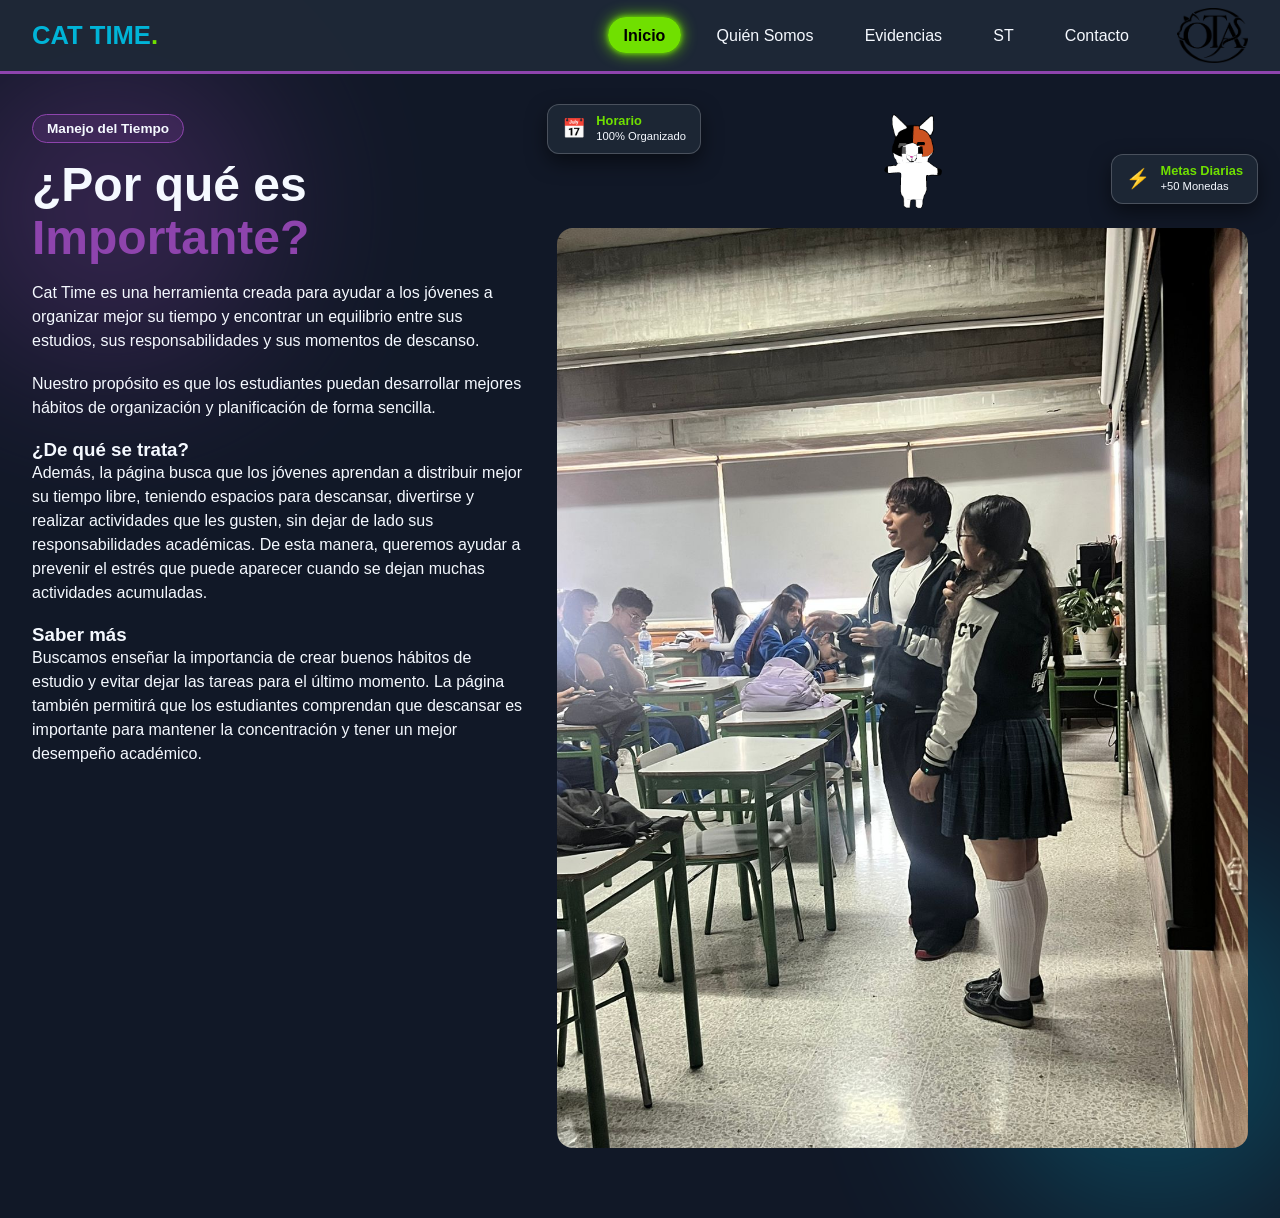
<file: inicio.html>
<!DOCTYPE html>
<html lang="es">

<head>
    <meta charset="UTF-8">
    <meta name="viewport" content="width=device-width, initial-scale=1.0">
    <title>Inicio - Plataforma - Cat Time</title>
    <link rel="stylesheet" href="inicio.css">
</head>

<body>
    <header>
        <nav class="pagina">
            <div class="marca">CAT TIME<span>.</span></div>
            <ul class="menu-lineal">
                <li><a href="inicio.html" class="active">Inicio</a></li>
                <li><a href="quiensomos.html">Quién Somos</a></li>
                <li><a href="evidencias.html">Evidencias</a></li>
                <li><a href="st.html">ST</a></li>
                <li><a href="contacto.html">Contacto</a></li>
            </ul>
            <div class="logo-derecha">
                <img src="Sin título-1.png" alt="Logotipo de la empresa" width="200" height="100" loading="lazy">
            </div>
        </nav>
    </header>

    <main>
        
        <div class="decoracion-fondo">
            <div class="circulo-brillo brillo-1"></div>
            <div class="circulo-brillo brillo-2"></div>
        </div>

        <div class="contenedor-pagina">
            
            <div class="columna-texto">
                <span class="badge-tag">Manejo del Tiempo</span>
                <h1>¿Por qué es <span>Importante?</span></h1>

                <p>Cat Time es una herramienta creada para ayudar a los jóvenes a organizar mejor su tiempo y encontrar un equilibrio entre sus estudios, sus responsabilidades y sus momentos de descanso.</p>

                <p>Nuestro propósito es que los estudiantes puedan desarrollar mejores hábitos de organización y planificación de forma sencilla.</p>

                
                <div class="contenedor-tarjetas-inicio">
                    <div class="tarjeta-info tarjeta-verde">
                        <h3>¿De qué se trata?</h3>
                        <p>Además, la página busca que los jóvenes aprendan a distribuir mejor su tiempo libre, teniendo espacios para descansar, divertirse y realizar actividades que les gusten, sin dejar de lado sus responsabilidades académicas. De esta manera, queremos ayudar a prevenir el estrés que puede aparecer cuando se dejan muchas actividades acumuladas.</p>
                    </div>

                    <div class="tarjeta-info tarjeta-borde">
                        <h3>Saber más</h3>
                        <p>Buscamos enseñar la importancia de crear buenos hábitos de estudio y evitar dejar las tareas para el último momento. La página también permitirá que los estudiantes comprendan que descansar es importante para mantener la concentración y tener un mejor desempeño académico.</p>
                    </div>
                </div>
            </div>

            
            <div class="columna-imagen">
                <div class="tarjeta-flotante tf-1">
                    <span class="icono">📅</span>
                    <div>
                        <strong>Horario</strong>
                        <p>100% Organizado</p>
                    </div>
                </div>

                <div class="tarjeta-flotante tf-2">
                    <span class="icono">⚡</span>
                    <div>
                        <strong>Metas Diarias</strong>
                        <p>+50 Monedas</p>
                    </div>
                </div>

                <img src="AM.png" alt="Modelo 3D del gato para manejo del tiempo" class="img-gato">

                
                <div class="contenedor-nueva-imagen">
                    <img src="imagen de inicio.jpeg" alt="Imagen representativa de Inicio">
                </div>
            </div>
        </div>
    </main>
</body>

</html>
</file>
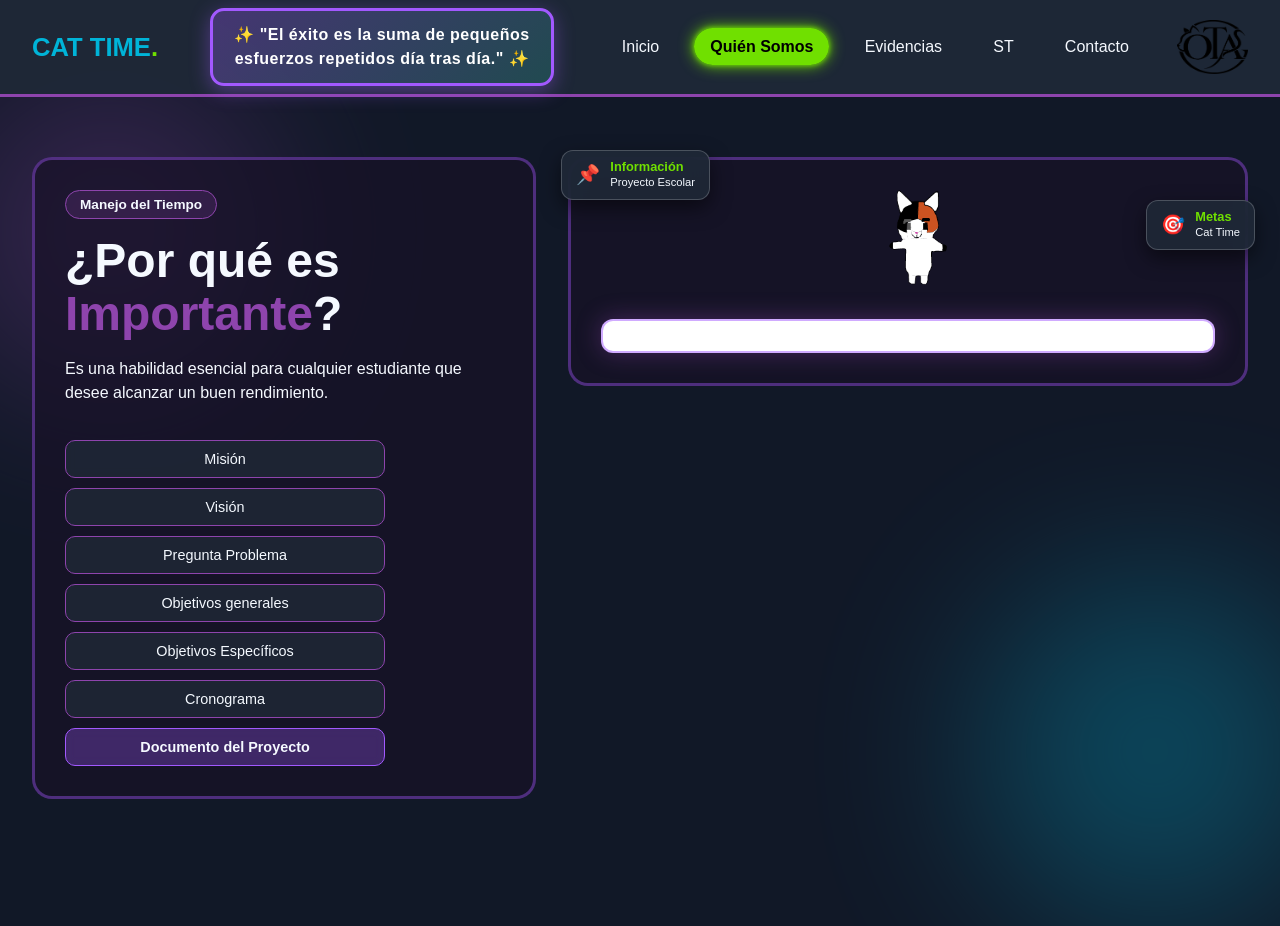
<file: quiensomos.html>
<!DOCTYPE html>
<html lang="es">

<head>
    <meta charset="UTF-8">
    <meta name="viewport" content="width=device-width, initial-scale=1.0">
    <title>Quién Somos - Plataforma - Cat Time</title>
    <link rel="stylesheet" href="inicio.css">
</head>

<body>
    <header>
        <nav class="pagina"
            style="display: flex; align-items: center; justify-content: space-between; flex-wrap: wrap;">
            <div class="marca">CAT TIME<span>.</span></div>

            <!-- BANNER MOTIVADOR -->
            <div
                style="flex: 1; max-width: 550px; margin: 0 20px; padding: 12px 20px; background: linear-gradient(135deg, rgba(162, 89, 255, 0.3), rgba(42, 157, 143, 0.3)); border: 3px solid #a259ff; border-radius: 14px; text-align: center; box-shadow: 0 5px 20px rgba(162, 89, 255, 0.4); min-height: 50px; display: flex; align-items: center; justify-content: center;">
                <p id="fraseMotivadora"
                    style="color: #fff; font-size: 1rem; font-weight: bold; margin: 0; letter-spacing: 0.5px; transition: opacity 0.5s ease-in-out;">
                    ✨ "El éxito es la suma de pequeños esfuerzos repetidos día tras día." ✨
                </p>
            </div>

            <ul class="menu-lineal">
                <li><a href="index.html">Inicio</a></li>
                <li><a href="quiensomos.html" class="active">Quién Somos</a></li>
                <li><a href="evidencias.html">Evidencias</a></li>
                <li><a href="st.html">ST</a></li>
                <li><a href="contacto.html">Contacto</a></li>
            </ul>
            <div class="logo-derecha">
                <img src="Sin título-1.png" alt="Logotipo de la empresa" width="200" height="100" loading="lazy">
            </div>
        </nav>
    </header>

    <main>

        <div class="decoracion-fondo">
            <div class="circulo-brillo brillo-1"></div>
            <div class="circulo-brillo brillo-2"></div>
        </div>

        <div class="contenedor-pagina" style="margin-top: 20px;">

            <div class="columna-texto"
                style="border: 3px solid rgba(162, 89, 255, 0.4); padding: 30px; border-radius: 20px; background: rgba(23, 18, 39, 0.7);">
                <span class="badge-tag">Manejo del Tiempo</span>
                <h1>¿Por qué es <span>Importante</span>?</h1>
                <p>Es una habilidad esencial para cualquier estudiante que desee alcanzar un buen rendimiento.</p>

                <div class="botones-imagenes-vertical">
                    <button type="button" onclick="mostrarImagen(1)">Misión</button>
                    <button type="button" onclick="mostrarImagen(2)">Visión</button>
                    <button type="button" onclick="mostrarImagen(3)">Pregunta Problema</button>
                    <button type="button" onclick="mostrarImagen(4)">Objetivos generales</button>
                    <button type="button" onclick="mostrarImagen(5)">Objetivos Específicos</button>
                    <button type="button" onclick="mostrarImagen(6)">Cronograma</button>
                    <button type="button" onclick="mostrarImagen(7)"
                        style="background: rgba(162, 89, 255, 0.3); border-color: #a259ff; font-weight: bold;">Documento
                        del Proyecto</button>
                </div>
            </div>

            <div class="columna-imagen"
                style="border: 3px solid rgba(162, 89, 255, 0.4); padding: 30px; border-radius: 20px; background: rgba(23, 18, 39, 0.7); display: flex; flex-direction: column; align-items: center; justify-content: center;">

                <div class="tarjeta-flotante tf-1">
                    <span class="icono">📌</span>
                    <div>
                        <strong>Información</strong>
                        <p>Proyecto Escolar</p>
                    </div>
                </div>

                <div class="tarjeta-flotante tf-2">
                    <span class="icono">🎯</span>
                    <div>
                        <strong>Metas</strong>
                        <p>Cat Time</p>
                    </div>
                </div>

                <img src="AM.png" alt="Modelo 3D del gato" class="img-gato" loading="lazy">

                <div id="contenedor" class="visor-imagenes"
                    style="border: 2px solid rgba(162, 89, 255, 0.5); border-radius: 12px; overflow: hidden; margin-top: 15px; background: #fff;">
                    <img id="img1" src="mision.jpeg" alt="Misión" style="display:none; width: 100%;">
                    <img id="img2" src="vision.jpeg" alt="Visión" style="display:none; width: 100%;">
                    <img id="img3" src="problrma.jpeg" alt="Pregunta Problema" style="display:none; width: 100%;">
                    <img id="img4" src="objetivo.jpeg" alt="Objetivos generales" style="display:none; width: 100%;">
                    <img id="img5" src="general.jpeg" alt="Objetivos Específicos" style="display:none; width: 100%;">
                    <img id="img6" src="cronograma.jpeg" alt="Cronograma" style="display:none; width: 100%;">

                    <!-- TARJETA PDF DESPLEGABLE -->
                    <div id="img7"
                        style="display:none; width: 100%; padding: 20px; background: #171227; text-align: center;">
                        <div class="tarjeta-pdf">
                            <div class="icono-pdf">📄</div>
                            <h3>Documento del proyecto</h3>
                            <p>Archivo en formato PDF</p>
                            <div class="botones-pdf">
                                <a href="documentos/proyecto.pdf" target="_blank" rel="noopener noreferrer"
                                    class="btn-pdf">
                                    Ver documento
                                </a>
                                <a href="documentos/proyecto.pdf" download class="btn-pdf descargar">
                                    Descargar PDF
                                </a>
                            </div>
                        </div>
                    </div>
                </div>
            </div>
        </div>

    </main>

    <script>
        function mostrarImagen(num) {
            for (let i = 1; i <= 7; i++) {
                const img = document.getElementById("img" + i);
                if (img) img.style.display = "none";
            }
            const imagenActiva = document.getElementById("img" + num);
            if (imagenActiva) {
                imagenActiva.style.display = (num === 7) ? "block" : "block";
            }
        }

        const frases = [
            "✨ \"El éxito es la suma de pequeños esfuerzos repetidos día tras día.\" ✨",
            "🚀 \"Las matemáticas no son números, ecuaciones o fórmulas; es sobre entender.\" 🚀",
            "💡 \"Organiza tu tiempo hoy para construir el futuro que deseas mañana.\" 💡",
            "⭐ \"El único límite a nuestros logros de mañana son nuestras dudas de hoy.\" ⭐",
            "🎯 \"Cada problema matemático resuelto es una victoria para tu mente.\" 🎯",
            "🔥 \"La constancia y el esfuerzo vencen al talento cuando el talento no se esfuerza.\" 🔥",
            "🧠 \"Nunca consideres el estudio como una obligación, sino como una oportunidad.\" 🧠",
            "💪 \"Un pequeño avance cada día suma grandes resultados al final.\" 💪",
            "🌟 \"El talento te abre puertas, pero tu disciplina te mantiene en la cima.\" 🌟",
            "🎮 \"Haz que aprender sea tan divertido como jugar en tu mundo favorito.\" 🎮"
        ];

        let indiceActual = 0;
        const elementoFrase = document.getElementById("fraseMotivadora");

        function cambiarFrase() {
            elementoFrase.style.opacity = 0;
            setTimeout(() => {
                indiceActual = (indiceActual + 1) % frases.length;
                elementoFrase.textContent = frases[indiceActual];
                elementoFrase.style.opacity = 1;
            }, 500);
        }

        setInterval(cambiarFrase, 5000);
    </script>
</body>

</html>
</file>
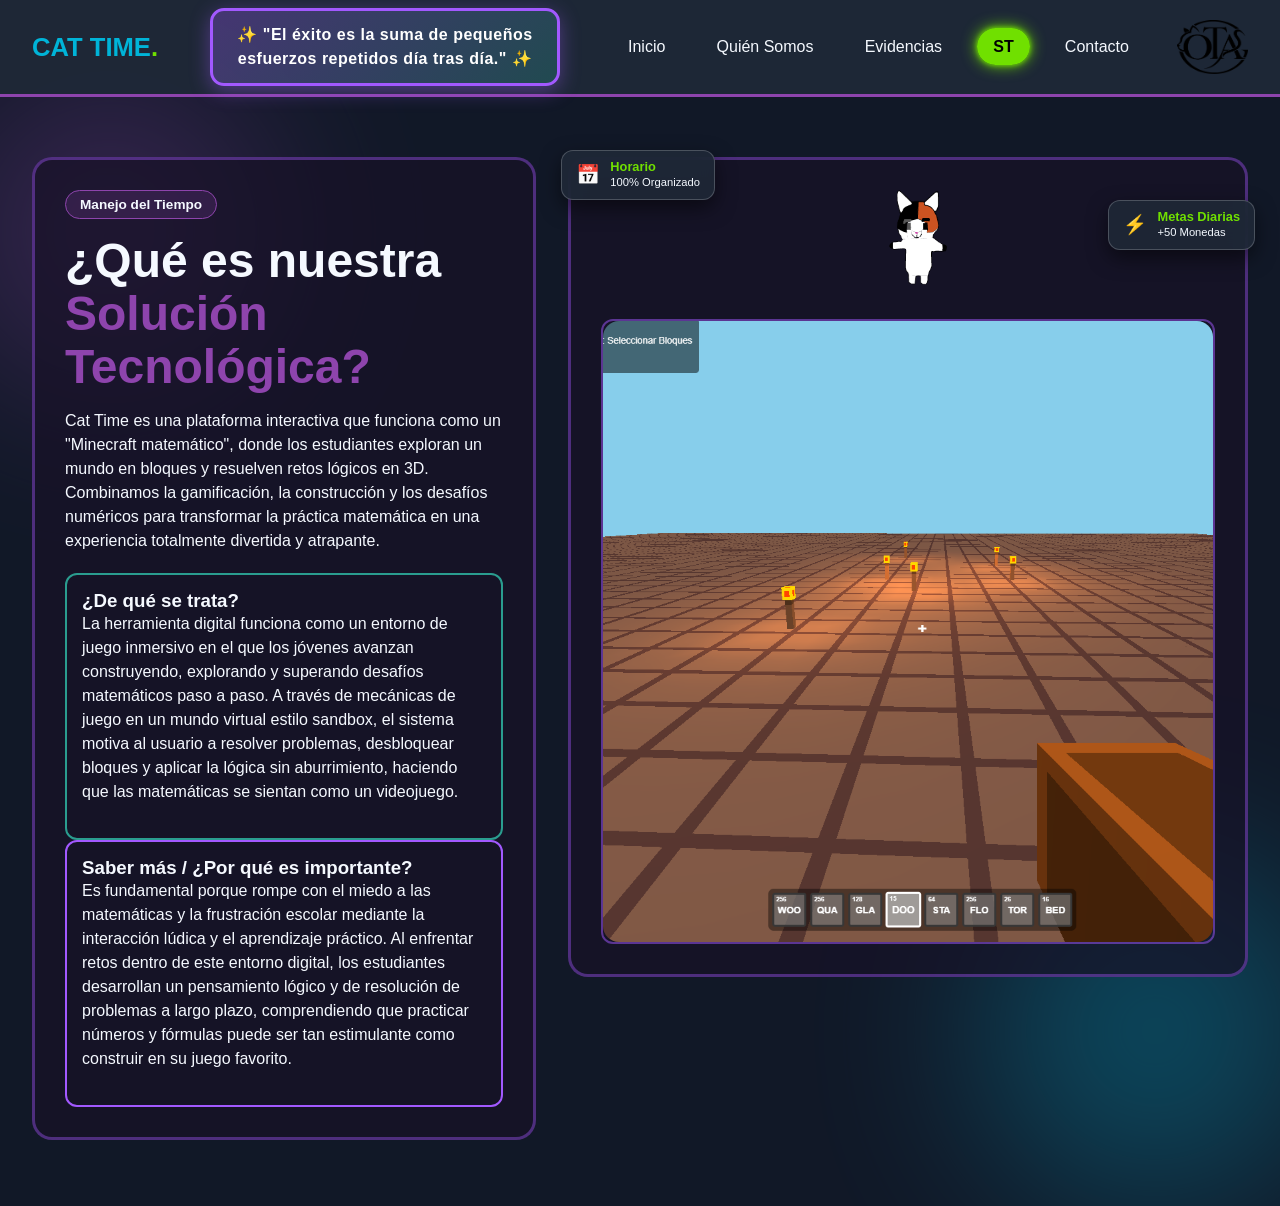
<file: st.html>
<!DOCTYPE html>
<html lang="es">

<head>
    <meta charset="UTF-8">
    <meta name="viewport" content="width=device-width, initial-scale=1.0">
    <title>Solución Tecnológica - Cat Time</title>
    <link rel="stylesheet" href="inicio.css">
</head>

<body>
    <header>
        <nav class="pagina"
            style="display: flex; align-items: center; justify-content: space-between; flex-wrap: wrap;">

            <div class="marca">CAT TIME<span>.</span></div>

            <!-- BANNER MOTIVADOR -->
            <div
                style="flex: 1; max-width: 550px; margin: 0 20px; padding: 12px 20px; background: linear-gradient(135deg, rgba(162, 89, 255, 0.3), rgba(42, 157, 143, 0.3)); border: 3px solid #a259ff; border-radius: 14px; text-align: center; box-shadow: 0 5px 20px rgba(162, 89, 255, 0.4); min-height: 50px; display: flex; align-items: center; justify-content: center;">
                <p id="fraseMotivadora"
                    style="color: #fff; font-size: 1rem; font-weight: bold; margin: 0; letter-spacing: 0.5px; transition: opacity 0.5s ease-in-out;">
                    ✨ "El éxito es la suma de pequeños esfuerzos repetidos día tras día." ✨
                </p>
            </div>

            <ul class="menu-lineal">
                <li><a href="index.html">Inicio</a></li>
                <li><a href="quiensomos.html">Quién Somos</a></li>
                <li><a href="evidencias.html">Evidencias</a></li>
                <li><a href="st.html" class="active">ST</a></li>
                <li><a href="contacto.html">Contacto</a></li>
            </ul>

            <div class="logo-derecha">
                <img src="Sin título-1.png" alt="Logotipo de la empresa" width="200" height="100" loading="lazy">
            </div>
        </nav>
    </header>

    <main>
        <div class="decoracion-fondo">
            <div class="circulo-brillo brillo-1"></div>
            <div class="circulo-brillo brillo-2"></div>
        </div>

        <div class="contenedor-pagina" style="margin-top: 20px;">
            <div class="columna-texto"
                style="border: 3px solid rgba(162, 89, 255, 0.4); padding: 30px; border-radius: 20px; background: rgba(23, 18, 39, 0.7);">
                <span class="badge-tag">Manejo del Tiempo</span>
                <h1>¿Qué es nuestra <span>Solución Tecnológica?</span></h1>
                <p>Cat Time es una plataforma interactiva que funciona como un "Minecraft matemático", donde los
                    estudiantes exploran un mundo en bloques y resuelven retos lógicos en 3D. Combinamos la
                    gamificación, la construcción y los desafíos numéricos para transformar la práctica matemática en
                    una experiencia totalmente divertida y atrapante.</p>

                <div class="contenedor-tarjetas-inicio">
                    <div class="tarjeta-info tarjeta-verde"
                        style="border: 2px solid #2a9d8f; border-radius: 12px; padding: 15px;">
                        <h3>¿De qué se trata?</h3>
                        <p>La herramienta digital funciona como un entorno de juego inmersivo en el que los jóvenes
                            avanzan construyendo, explorando y superando desafíos matemáticos paso a paso. A través de
                            mecánicas de juego en un mundo virtual estilo sandbox, el sistema motiva al usuario a
                            resolver problemas, desbloquear bloques y aplicar la lógica sin aburrimiento, haciendo que
                            las matemáticas se sientan como un videojuego.</p>
                    </div>

                    <div class="tarjeta-info tarjeta-borde"
                        style="border: 2px solid #a259ff; border-radius: 12px; padding: 15px;">
                        <h3>Saber más / ¿Por qué es importante?</h3>
                        <p>Es fundamental porque rompe con el miedo a las matemáticas y la frustración escolar mediante
                            la interacción lúdica y el aprendizaje práctico. Al enfrentar retos dentro de este entorno
                            digital, los estudiantes desarrollan un pensamiento lógico y de resolución de problemas a
                            largo plazo, comprendiendo que practicar números y fórmulas puede ser tan estimulante como
                            construir en su juego favorito.</p>
                    </div>
                </div>
            </div>

            <div class="columna-imagen"
                style="border: 3px solid rgba(162, 89, 255, 0.4); padding: 30px; border-radius: 20px; background: rgba(23, 18, 39, 0.7); display: flex; flex-direction: column; align-items: center; justify-content: center;">
                <div class="tarjeta-flotante tf-1">
                    <span class="icono">📅</span>
                    <div>
                        <strong>Horario</strong>
                        <p>100% Organizado</p>
                    </div>
                </div>

                <div class="tarjeta-flotante tf-2">
                    <span class="icono">⚡</span>
                    <div>
                        <strong>Metas Diarias</strong>
                        <p>+50 Monedas</p>
                    </div>
                </div>

                <img src="AM.png" alt="Modelo 3D del gato" class="img-gato">

                <div class="contenedor-nueva-imagen"
                    style="border: 2px solid rgba(162, 89, 255, 0.5); border-radius: 12px; overflow: hidden; margin-top: 15px;">
                    <img src="st.png" alt="Imagen representativa de ST" style="display: block; width: 100%;">
                </div>
            </div>
        </div>
    </main>

    <script>
        const frases = [
            "✨ \"El éxito es la suma de pequeños esfuerzos repetidos día tras día.\" ✨",
            "🚀 \"Las matemáticas no son números, ecuaciones o fórmulas; es sobre entender.\" 🚀",
            "💡 \"Organiza tu tiempo hoy para construir el futuro que deseas mañana.\" 💡",
            "⭐ \"El único límite a nuestros logros de mañana son nuestras dudas de hoy.\" ⭐",
            "🎯 \"Cada problema matemático resuelto es una victoria para tu mente.\" 🎯",
            "🔥 \"La constancia y el esfuerzo vencen al talento cuando el talento no se esfuerza.\" 🔥",
            "🧠 \"Nunca consideres el estudio como una obligación, sino como una oportunidad.\" 🧠",
            "💪 \"Un pequeño avance cada día suma grandes resultados al final.\" 💪",
            "🌟 \"El talento te abre puertas, pero tu disciplina te mantiene en la cima.\" 🌟",
            "🎮 \"Haz que aprender sea tan divertido como jugar en tu mundo favorito.\" 🎮"
        ];

        let indiceActual = 0;
        const elementoFrase = document.getElementById("fraseMotivadora");

        function cambiarFrase() {
            elementoFrase.style.opacity = 0;
            setTimeout(() => {
                indiceActual = (indiceActual + 1) % frases.length;
                elementoFrase.textContent = frases[indiceActual];
                elementoFrase.style.opacity = 1;
            }, 500);
        }

        setInterval(cambiarFrase, 5000);
    </script>
</body>

</html>
</file>
<file: inicio.css>
:root {
    --fresh-purple: #8e44ad;
    --azul-hielo: #00b4d8;
    --verde-lima: #70e000;
    --bg-dark: #111827;
    --bg-card: #1f2937;
    --text-light: #f5f9ff;
}

* {
    margin: 0;
    padding: 0;
    box-sizing: border-box;
    font-family: 'Segoe UI', sans-serif;
}

body {
    background-color: var(--bg-dark);
    color: var(--text-light);
    min-height: 100vh;
    display: flex;
    flex-direction: column;
}

header {
    background-color: rgba(31, 41, 55, 0.95);
    border-bottom: 3px solid var(--fresh-purple);
    position: sticky;
    top: 0;
    z-index: 1000;
}

.pagina {
    max-width: 100%;
    margin: 0 auto;
    display: flex;
    justify-content: space-between;
    align-items: center;
    padding: 0.5rem 2rem;
    gap: 2rem;
}

.marca {
    font-size: 1.6rem;
    font-weight: bold;
    color: var(--azul-hielo);
    text-transform: uppercase;
    white-space: nowrap;
}

.marca span {
    color: var(--verde-lima);
}

.menu-lineal {
    display: flex;
    list-style: none;
    gap: 1.2rem;
    margin-left: auto;
}

.menu-lineal a {
    color: var(--text-light);
    text-decoration: none;
    font-weight: 500;
    text-transform: capitalize;
    padding: 0.6rem 1rem;
    border-radius: 60px;
    transition: all 0.3s ease;
}

.menu-lineal li:nth-child(odd) a:hover {
    color: var(--azul-hielo);
    text-shadow: 0 0 8px var(--azul-hielo);
}

.menu-lineal li:nth-child(even) a:hover {
    color: var(--verde-lima);
    text-shadow: 0 0 8px var(--verde-lima);
}

.menu-lineal a.active {
    color: #000000;
    background-color: var(--verde-lima);
    font-weight: bold;
    box-shadow: 0 0 15px var(--verde-lima), 0 0 5px var(--verde-lima);
}

.logo-derecha {
    display: flex;
    align-items: center;
}

.logo-derecha img {
    height: 55px;
    width: auto;
    object-fit: contain;
}

main {
    flex: 1;
    max-width: 1400px;
    margin: 1.5rem auto;
    padding: 0 2rem;
    width: 100%;
    position: relative;
}

.contenedor-pagina {
    background-color: transparent;
    padding: 1rem 0;
    display: flex;
    align-items: flex-start;
    justify-content: space-between;
    gap: 2rem;
    position: relative;
    z-index: 1;
    width: 100%;
}

.columna-texto {
    flex: 1;
    min-width: 280px;
    display: flex;
    flex-direction: column;
    justify-content: flex-start;
}

.decoracion-fondo {
    position: absolute;
    top: 0;
    left: 0;
    width: 100%;
    height: 100%;
    pointer-events: none;
    z-index: 0;
}

.circulo-brillo {
    position: absolute;
    border-radius: 50%;
    filter: blur(90px);
    opacity: 0.3;
}

.brillo-1 {
    width: 320px;
    height: 320px;
    background-color: var(--fresh-purple);
    top: -50px;
    left: -50px;
}

.brillo-2 {
    width: 350px;
    height: 350px;
    background-color: var(--azul-hielo);
    bottom: -50px;
    right: -50px;
}

.badge-tag {
    display: inline-block;
    padding: 6px 14px;
    background: rgba(142, 68, 173, 0.2);
    border: 1px solid var(--fresh-purple);
    color: var(--text-light);
    border-radius: 20px;
    font-size: 0.85rem;
    font-weight: 600;
    margin-bottom: 1rem;
    width: fit-content;
}

h1 {
    font-size: 3rem;
    margin-bottom: 1rem;
    line-height: 1.1;
}

h1 span {
    color: var(--fresh-purple);
}

p {
    color: var(--text-light);
    font-size: 1rem;
    line-height: 1.5;
    margin-bottom: 1.2rem;
    max-width: 100%;
}

.botones-imagenes-vertical {
    display: flex;
    flex-direction: column;
    gap: 10px;
    margin-top: 1rem;
    width: 100%;
    max-width: 320px;
}

.botones-imagenes-vertical button {
    width: 100%;
    padding: 10px 16px;
    background: rgba(31, 41, 55, 0.85);
    color: var(--text-light);
    border: 1px solid var(--fresh-purple);
    border-radius: 10px;
    cursor: pointer;
    font-size: 0.9rem;
    font-weight: 500;
    transition: all 0.3s ease;
    backdrop-filter: blur(5px);
    text-align: center;
}

.botones-imagenes-vertical button:hover {
    background-color: var(--fresh-purple);
    color: #ffffff;
    box-shadow: 0 0 15px rgba(142, 68, 173, 0.5);
}

.columna-imagen {
    position: relative;
    flex: 1.4;
    min-width: 0;
    display: flex;
    flex-direction: column;
    align-items: center;
    justify-content: flex-start;
    z-index: 1;
    width: 100%;
}

.columna-imagen img:not(.img-gato) {
    max-width: 100% !important;
    max-height: 1500px !important;
    width: 100% !important;
    height: auto !important;
    object-fit: contain !important;
    border-radius: 16px;
    margin: 0 auto;
}

.columna-imagen .img-gato {
    max-width: 90px !important;
    height: auto !important;
    animation: flotar 3s ease-in-out infinite;
    margin-bottom: 5px;
}

@keyframes flotar {
    0% { transform: translateY(0px); }
    50% { transform: translateY(-8px); }
    100% { transform: translateY(0px); }
}

.tarjeta-flotante {
    position: absolute;
    display: flex;
    align-items: center;
    gap: 10px;
    padding: 8px 14px;
    background: rgba(31, 41, 55, 0.9);
    border: 1px solid rgba(255, 255, 255, 0.2);
    backdrop-filter: blur(10px);
    border-radius: 12px;
    box-shadow: 0 8px 20px rgba(0, 0, 0, 0.5);
    z-index: 4;
}

.tarjeta-flotante .icono {
    font-size: 1.2rem;
}

.tarjeta-flotante strong {
    display: block;
    color: var(--verde-lima);
    font-size: 0.8rem;
}

.tarjeta-flotante p {
    margin: 0;
    font-size: 0.7rem;
    color: var(--text-light);
}

.tf-1 {
    top: -10px;
    left: -10px;
}

.tf-2 {
    top: 40px;
    right: -10px;
}

.visor-imagenes {
    margin-top: 0.5rem;
    display: flex;
    justify-content: center;
    align-items: center;
    width: 100%;
    max-width: 100%;
    background: rgba(31, 41, 55, 0.85);
    border: 2px solid var(--fresh-purple);
    border-radius: 18px;
    padding: 15px;
    box-shadow: 0 0 25px rgba(142, 68, 173, 0.4);
    backdrop-filter: blur(10px);
    z-index: 2;
    box-sizing: border-box;
    overflow: hidden;
}

/* ========================================== */
/* ESTILOS PARA LA SECCIÓN DE DOCUMENTOS PDF */
/* ========================================== */
.documento-pdf {
    text-align: center;
    padding: 40px 20px;
    font-family: Arial, sans-serif;
    margin-top: 30px;
    background: rgba(23, 18, 39, 0.7);
    border: 3px solid rgba(162, 89, 255, 0.4);
    border-radius: 20px;
    position: relative;
    z-index: 1;
}
.documento-pdf h2 {
    color: var(--azul-hielo);
    margin-bottom: 15px;
}
.documento-pdf p {
    color: var(--text-light);
}
.tarjeta-pdf {
    background: rgba(31, 41, 55, 0.9);
    max-width: 450px;
    margin: 25px auto 0 auto;
    padding: 30px 20px;
    border-radius: 15px;
    box-shadow: 0 4px 15px rgba(0,0,0,0.3);
    border: 2px solid var(--fresh-purple);
}
.icono-pdf {
    font-size: 55px;
    margin-bottom: 15px;
}
.tarjeta-pdf h3 {
    color: var(--azul-hielo);
    margin-bottom: 10px;
}
.botones-pdf {
    display: flex;
    justify-content: center;
    flex-wrap: wrap;
    gap: 12px;
    margin-top: 25px;
}
.btn-pdf {
    background: #1769aa;
    color: white;
    padding: 12px 20px;
    border-radius: 8px;
    text-decoration: none;
    transition: 0.3s;
    font-weight: bold;
}
.btn-pdf:hover {
    background: #104c7a;
}
.descargar {
    background: #238653;
}
.descargar:hover {
    background: #17613b;
}

/* ========================================== */
/* MEDIA QUERIES RESPONSIVAS (MÓVILES)        */
/* ========================================== */
@media (max-width: 900px) {
    .pagina {
        flex-direction: column !important;
        gap: 15px;
        padding: 1rem !important;
    }
    .menu-lineal {
        margin-left: 0 !important;
        flex-wrap: wrap;
        justify-content: center;
        gap: 8px;
    }
    div[style*="max-width: 550px"] {
        max-width: 100% !important;
        width: 100% !important;
        margin: 5px 0 !important;
    }
}

@media (max-width: 768px) {
    .contenedor-pagina {
        flex-direction: column !important;
        gap: 20px !important;
    }
    .columna-texto, 
    .columna-imagen {
        width: 100% !important;
    }
    h1 {
        font-size: 2.2rem !important;
    }
}
</file>
